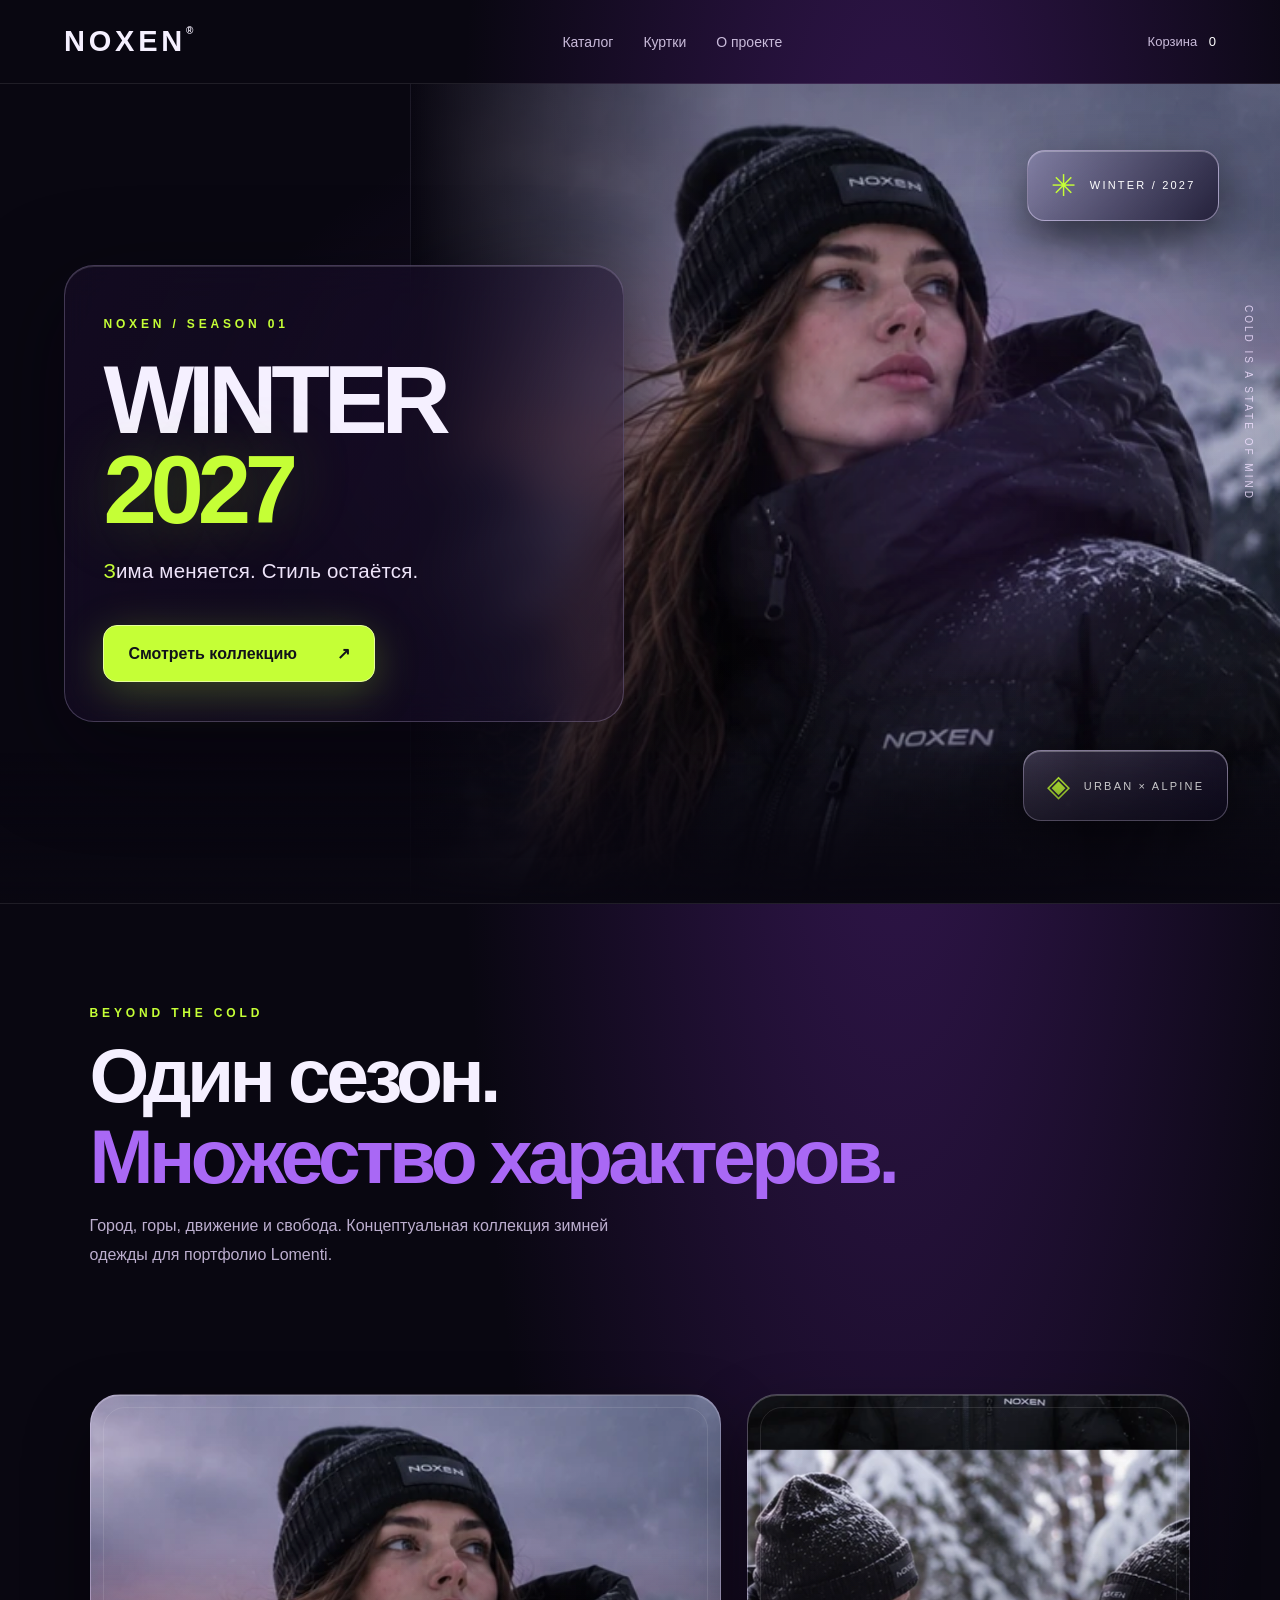
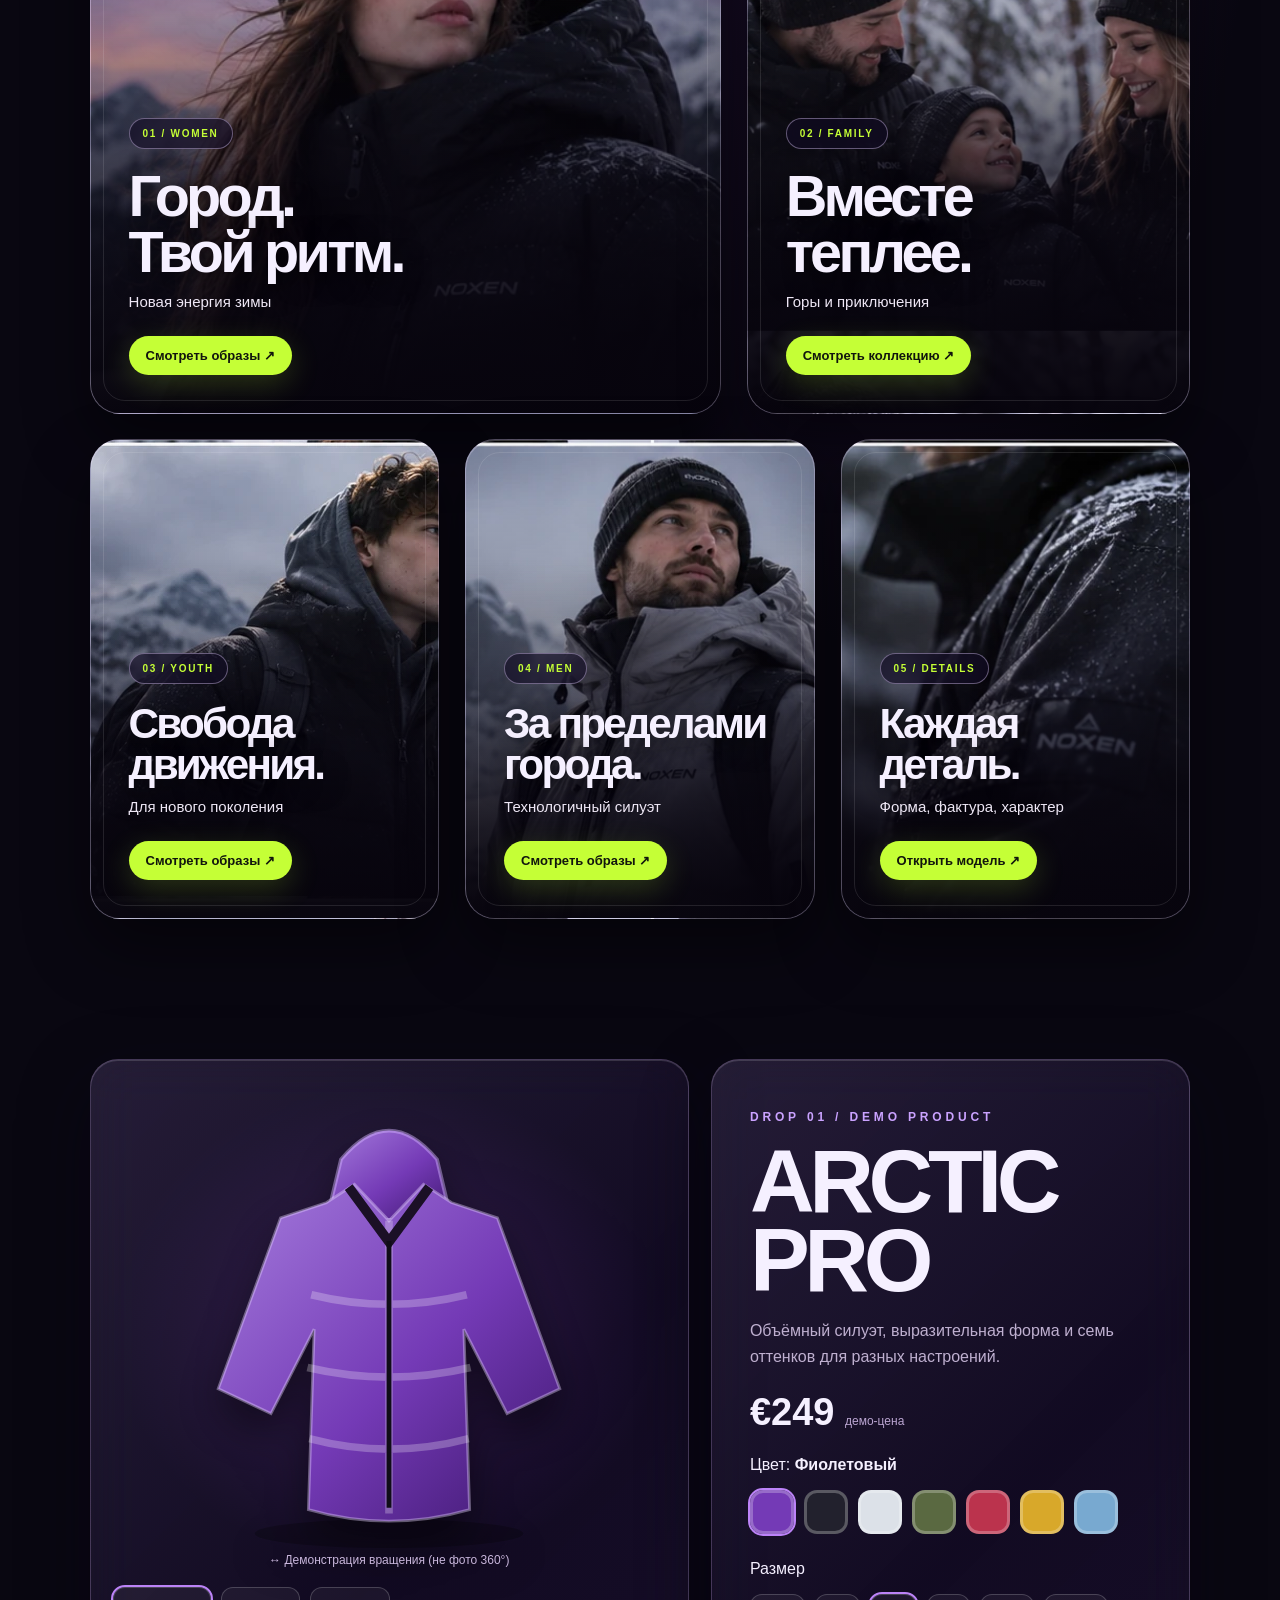
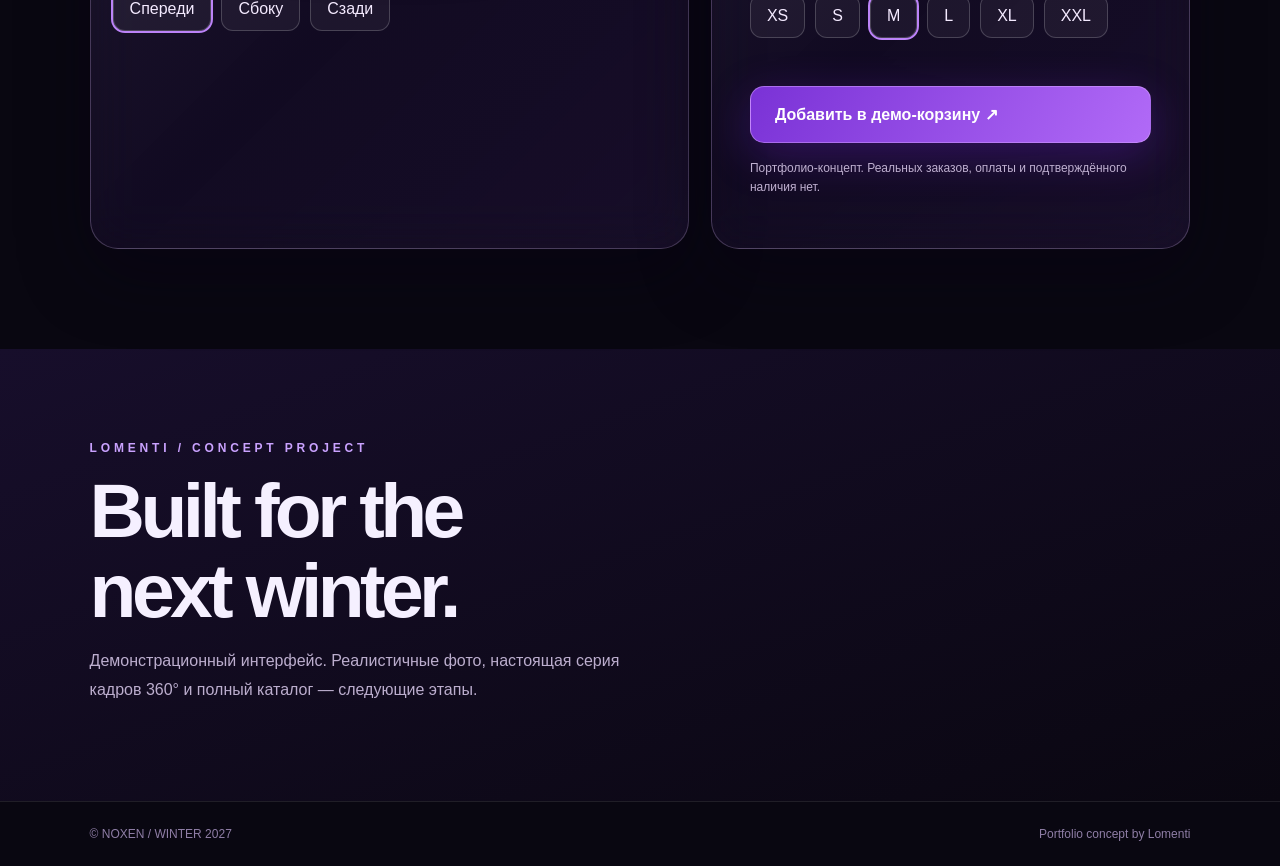
<file: index.html>
<!doctype html><html lang="ru"><head><meta charset="utf-8"><meta name="viewport" content="width=device-width,initial-scale=1"><meta name="theme-color" content="#0b0716"><title>NOXEN — Winter 2027</title><link rel="stylesheet" href="./styles.css?v=6"></head><body><header><a class="brand" href="#">NOXEN<span>®</span></a><nav aria-label="Категории"><a href="./catalog.html">Каталог</a><a href="#product">Куртки</a><a href="#about">О проекте</a></nav><span class="cart-indicator">Корзина <output id="cartCount">0</output></span></header><main><section class="hero"><div class="hero-copy"><p class="overline">NOXEN / SEASON 01</p><h1>WINTER<br><em>2027</em></h1><p>Зима меняется. Стиль остаётся.</p><a class="primary" href="./catalog.html">Смотреть коллекцию <span aria-hidden="true">↗</span></a></div><div class="hero-art" aria-hidden="true"><div class="halo"></div><div class="floating-tile tile-one">✳ <span>WINTER / 2027</span></div><div class="floating-tile tile-two">◈ <span>URBAN × ALPINE</span></div><span class="vertical">COLD IS A STATE OF MIND</span></div></section><section class="intro" id="collection"><p class="overline">BEYOND THE COLD</p><h2>Один сезон.<br><span>Множество характеров.</span></h2><p>Город, горы, движение и свобода. Концептуальная коллекция зимней одежды для портфолио Lomenti.</p></section><section class="editorial" aria-label="Направления коллекции"><article class="editorial-card"><span class="editorial-number">01 / WOMEN</span><h3>Город.<br>Твой ритм.</h3><p>Новая энергия зимы</p><a href="./catalog.html">Смотреть образы ↗</a></article><article class="editorial-card"><span class="editorial-number">02 / FAMILY</span><h3>Вместе<br>теплее.</h3><p>Горы и приключения</p><a href="./catalog.html">Смотреть коллекцию ↗</a></article><article class="editorial-card"><span class="editorial-number">03 / YOUTH</span><h3>Свобода<br>движения.</h3><p>Для нового поколения</p><a href="./catalog.html">Смотреть образы ↗</a></article><article class="editorial-card"><span class="editorial-number">04 / MEN</span><h3>За пределами<br>города.</h3><p>Технологичный силуэт</p><a href="./catalog.html">Смотреть образы ↗</a></article><article class="editorial-card"><span class="editorial-number">05 / DETAILS</span><h3>Каждая<br>деталь.</h3><p>Форма, фактура, характер</p><a href="#product">Открыть модель ↗</a></article></section><section class="product" id="product"><div class="visual glass"><div class="image-frame"><svg id="jacket" viewBox="0 0 430 480" role="img" aria-label="Схематичная иллюстрация куртки NOXEN"><defs><linearGradient id="cloth" x1="0" x2="1" y1="0" y2="1"><stop offset="0" stop-color="#a57cdd"/><stop offset=".55" stop-color="#743ab6"/><stop offset="1" stop-color="#3e176e"/></linearGradient></defs><ellipse cx="215" cy="455" rx="140" ry="15" fill="#000" opacity=".25"/><path d="M165 65 Q215 5 265 65 L280 128 L150 128Z" fill="url(#cloth)" stroke="#d6b6ff" stroke-opacity=".45" stroke-width="4"/><path d="M150 110 L102 126 L37 304 L92 330 L137 242 L131 430 Q215 454 299 430 L293 242 L338 330 L393 304 L328 126 L280 110 L251 91 L215 129 L179 91Z" fill="url(#cloth)" stroke="#e6d4ff" stroke-opacity=".4" stroke-width="3"/><path d="M215 129 L215 434 M134 206 Q215 226 296 206 M130 282 Q215 302 300 282 M132 356 Q215 378 298 356" stroke="#fff" stroke-opacity=".25" stroke-width="8" fill="none"/><path d="M173 94 L215 151 L257 94" fill="none" stroke="#1b1026" stroke-width="10"/><path d="M215 150 L215 428" stroke="#100d18" stroke-width="5"/></svg><div class="viewer-label">↔ Демонстрация вращения (не фото 360°)</div></div><div class="angles" role="group" aria-label="Ракурсы"><button class="angle active" data-angle="0">Спереди</button><button class="angle" data-angle="-60">Сбоку</button><button class="angle" data-angle="180">Сзади</button></div></div><div class="details glass"><p class="overline">DROP 01 / DEMO PRODUCT</p><h2>ARCTIC<br>PRO</h2><p class="description">Объёмный силуэт, выразительная форма и семь оттенков для разных настроений.</p><div class="price">€249 <small>демо-цена</small></div><p>Цвет: <strong id="colorLabel">Фиолетовый</strong></p><div id="swatches" class="swatches" role="group" aria-label="Выбор цвета"></div><p>Размер</p><div id="sizes" class="sizes" role="group" aria-label="Выбор размера"></div><button class="primary buy" id="add">Добавить в демо-корзину ↗</button><p id="status" role="status" aria-live="polite"></p><p class="disclaimer">Портфолио-концепт. Реальных заказов, оплаты и подтверждённого наличия нет.</p></div></section><section id="about" class="footer-copy"><p class="overline">LOMENTI / CONCEPT PROJECT</p><h2>Built for the<br>next winter.</h2><p>Демонстрационный интерфейс. Реалистичные фото, настоящая серия кадров 360° и полный каталог — следующие этапы.</p></section></main><footer>© NOXEN / WINTER 2027 <span>Portfolio concept by Lomenti</span></footer><script src="./script.js"></script></body></html>
</file>
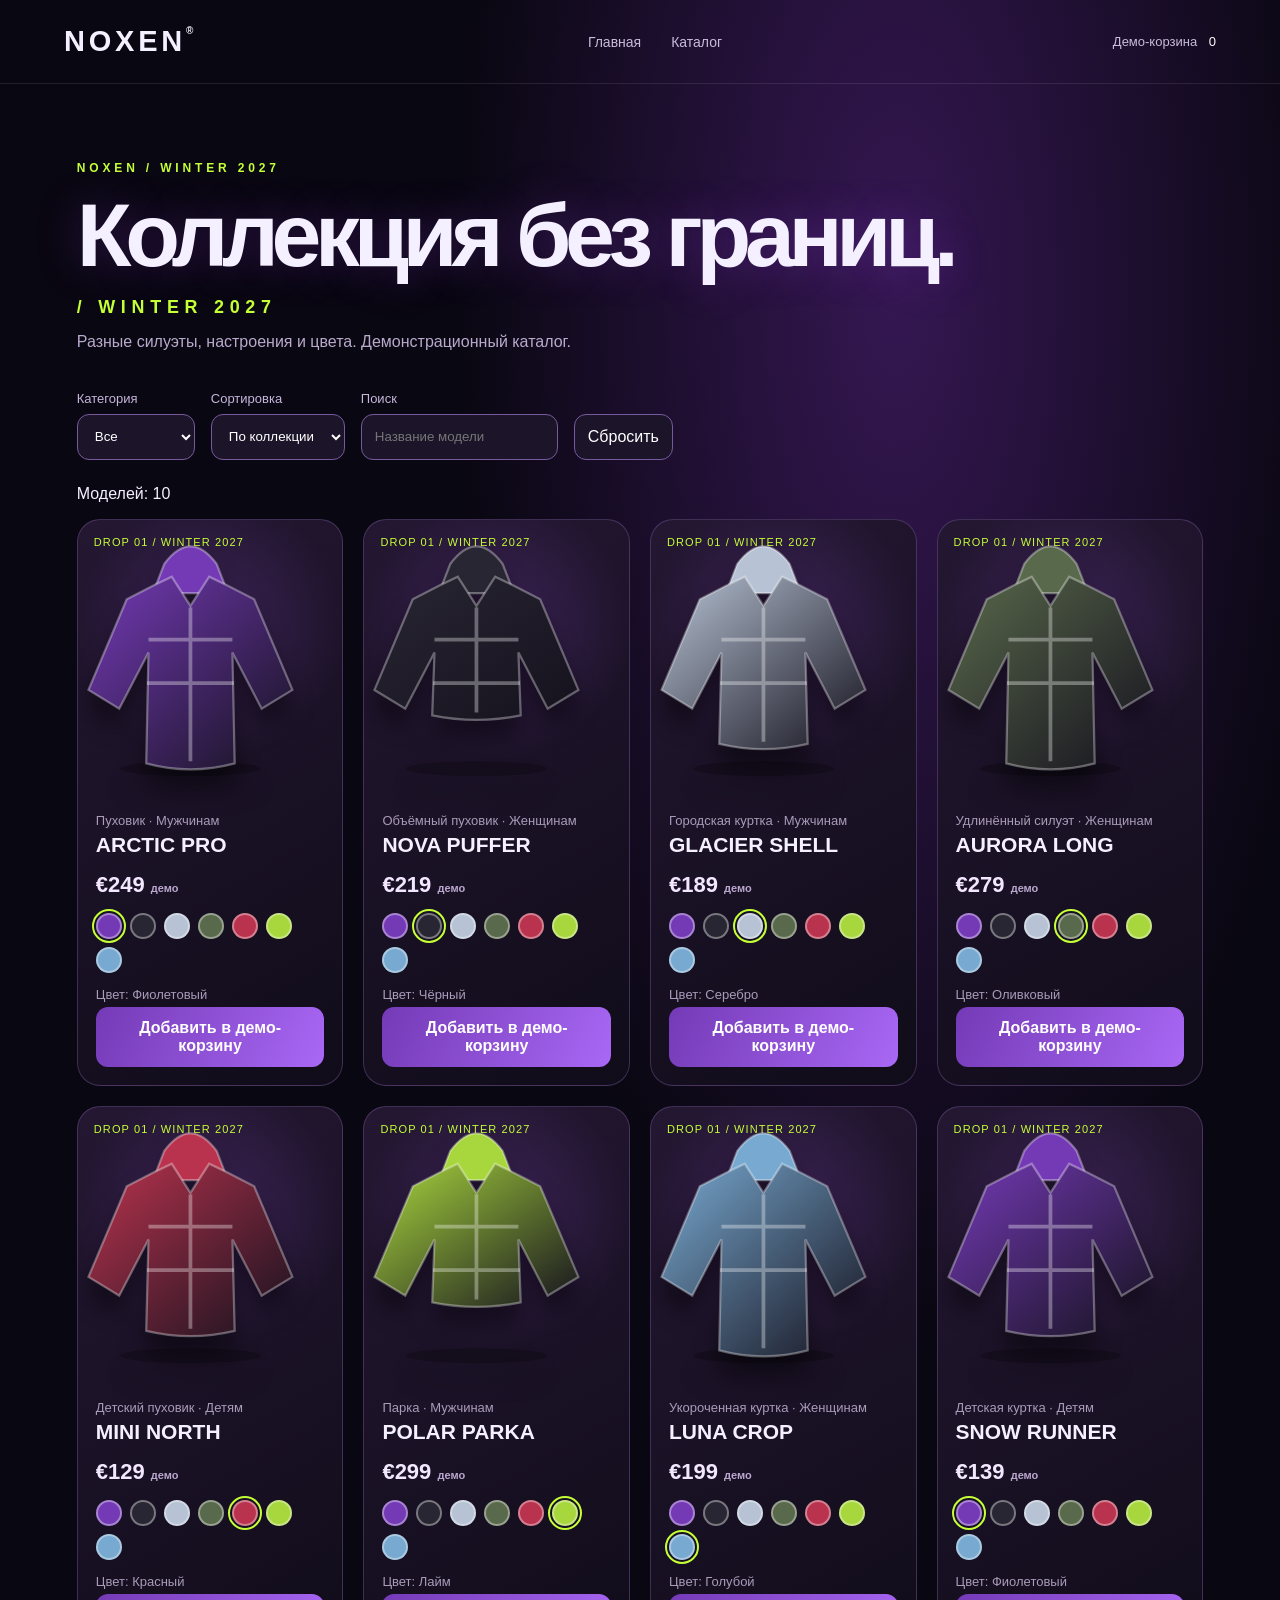
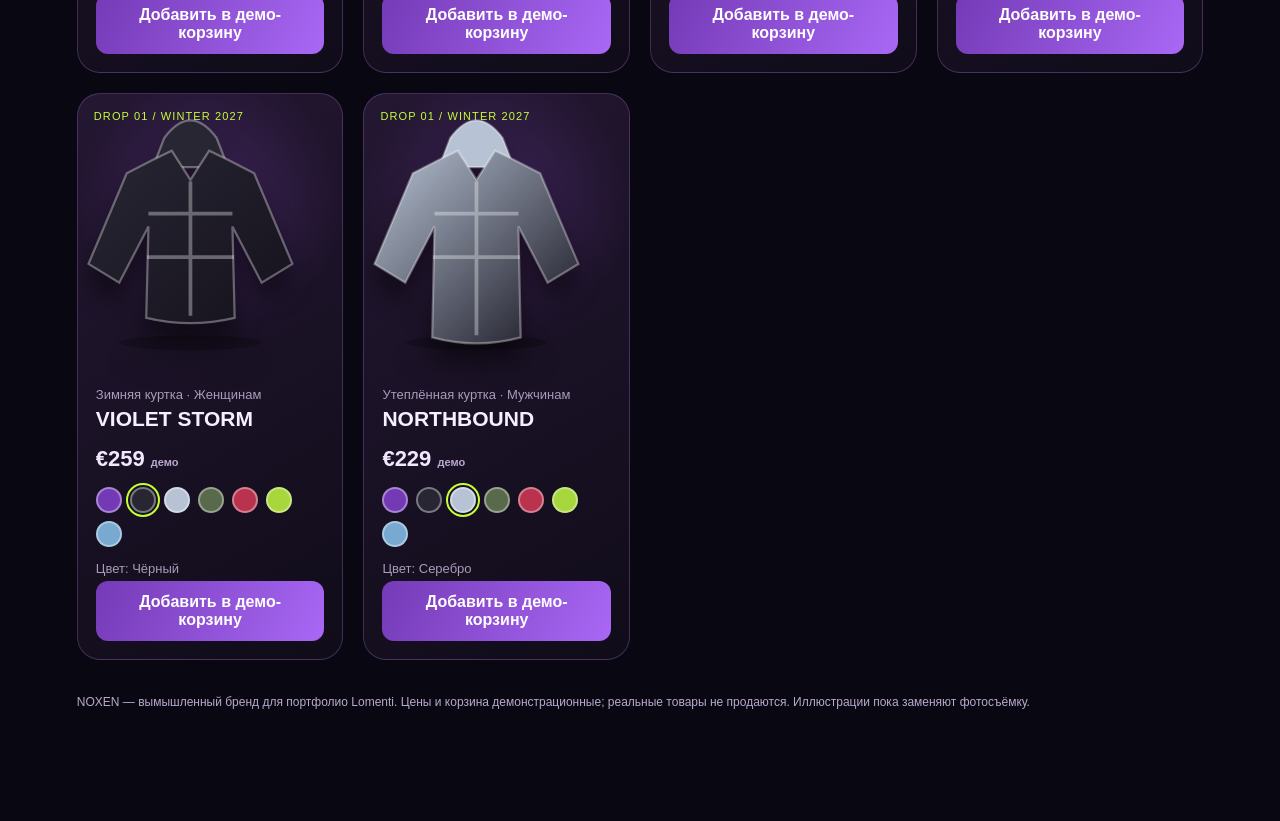
<file: catalog.html>
<!doctype html><html lang="ru"><head><meta charset="utf-8"><meta name="viewport" content="width=device-width,initial-scale=1"><title>NOXEN — Каталог Winter 2027</title><link rel="stylesheet" href="./styles.css"><link rel="stylesheet" href="./catalog.css"></head><body><header><a class="brand" href="./index.html">NOXEN<span>®</span></a><nav><a href="./index.html">Главная</a><a href="./catalog.html" aria-current="page">Каталог</a></nav><span class="cart-indicator">Демо-корзина <output id="cartCount">0</output></span></header><main class="catalog-page"><p class="overline">NOXEN / WINTER 2027</p><h1>Коллекция без границ.</h1><p class="catalog-sub">Разные силуэты, настроения и цвета. Демонстрационный каталог.</p><div class="catalog-tools"><label>Категория <select id="category"><option value="all">Все</option><option value="women">Женщинам</option><option value="men">Мужчинам</option><option value="kids">Детям</option></select></label><label>Сортировка <select id="sort"><option value="default">По коллекции</option><option value="asc">Цена: ниже</option><option value="desc">Цена: выше</option></select></label><label>Поиск <input id="search" placeholder="Название модели"></label><button id="reset" type="button">Сбросить</button></div><p id="results" role="status" aria-live="polite"></p><div id="catalogGrid" class="catalog-grid"></div><p class="catalog-note">NOXEN — вымышленный бренд для портфолио Lomenti. Цены и корзина демонстрационные; реальные товары не продаются. Иллюстрации пока заменяют фотосъёмку.</p></main><script src="./catalog.js"></script></body></html>
</file>
<file: styles.css>
:root{color-scheme:dark;font-family:Inter,Arial,sans-serif;background:#090711;color:#f5f0ff}*{box-sizing:border-box}html{scroll-behavior:smooth}body{margin:0;background:radial-gradient(ellipse at 70% 12%,#351752 0%,transparent 35%),#090711}a{color:inherit;text-decoration:none}button{font:inherit;cursor:pointer}header{display:flex;align-items:center;justify-content:space-between;gap:20px;padding:25px 5%;border-bottom:1px solid #ffffff18}.brand{font-size:29px;font-weight:900;letter-spacing:.13em}.brand span{font-size:10px;vertical-align:top}nav{display:flex;gap:30px;color:#c9bbda;font-size:14px}.cart-indicator{font-size:13px;color:#c9bbda}.cart-indicator output{color:#fff;margin-left:8px}.hero{min-height:590px;display:grid;grid-template-columns:1fr 1fr;overflow:hidden;position:relative;padding:65px 7%;border-bottom:1px solid #ffffff17}.hero-copy{z-index:1;align-self:center}.overline{color:#caa2ff;font-size:12px;letter-spacing:.32em;font-weight:700}.hero h1{font-size:clamp(70px,10vw,160px);line-height:.85;letter-spacing:-.085em;margin:28px 0;font-weight:900}.hero h1 em{font-style:normal;color:#c08aff;text-shadow:0 0 60px #a544ff80}.hero-copy>p:not(.overline){color:#cbbdd9;font-size:18px}.primary{display:inline-flex;justify-content:space-between;gap:40px;align-items:center;background:linear-gradient(120deg,#7a32d6,#b16af7);border:1px solid #d8a8ff7a;border-radius:14px;padding:18px 24px;color:white;font-weight:700;box-shadow:0 12px 45px #7624e34d;margin-top:22px}.primary:hover{filter:brightness(1.12)}.hero-art{position:relative;display:grid;place-items:center}.halo{position:absolute;width:430px;height:430px;border-radius:50%;background:radial-gradient(circle,#c05cff60,#5b26c326 55%,transparent 70%);filter:blur(20px)}.ice{font-size:clamp(230px,35vw,520px);font-weight:900;line-height:1;color:#ffffff12;text-shadow:0 0 90px #c181ff9c;transform:rotate(-10deg);-webkit-text-stroke:2px #b587ff70}.vertical{position:absolute;right:0;writing-mode:vertical-rl;letter-spacing:.3em;font-size:10px;color:#ad96c8}.intro{padding:90px 7%;max-width:1100px}.intro h2,.footer-copy h2{font-size:clamp(42px,6vw,82px);letter-spacing:-.06em;line-height:1.05;margin:15px 0}.intro h2 span{color:#aa78e3}.intro>p:last-child,.footer-copy>p:last-child{color:#bcaece;max-width:550px;line-height:1.8}.product{display:grid;grid-template-columns:1.25fr 1fr;gap:22px;padding:20px 7% 100px}.glass{border:1px solid #a77ac53d;background:linear-gradient(140deg,#ffffff0d,#8d4fce0a);border-radius:28px;box-shadow:0 18px 60px #0005;overflow:hidden}.visual{padding:22px}.image-frame{height:490px;position:relative;display:grid;place-items:center;background:radial-gradient(ellipse at 50% 50%,#5c2a895a,transparent 70%);touch-action:pan-y}.image-frame svg{width:min(100%,420px);height:94%;filter:drop-shadow(0 20px 20px #0007);transition:transform .3s}.viewer-label{position:absolute;bottom:5px;font-size:12px;color:#c8b6db;text-align:center}.angles{display:flex;gap:10px;flex-wrap:wrap;margin-top:15px}.angles button,.sizes button{background:#ffffff0d;border:1px solid #ffffff30;border-radius:12px;padding:12px 16px;color:#f4eaff}.angles .active,.sizes .active,.swatches .active{outline:2px solid #bc83f8}.details{padding:38px}.details h2{font-size:clamp(55px,7vw,95px);line-height:.88;letter-spacing:-.06em;margin:18px 0}.description,.disclaimer{color:#bfb0d0;line-height:1.6}.price{font-size:38px;font-weight:800;margin:22px 0}.price small{font-size:12px;color:#bba6d2;font-weight:400}.swatches,.sizes{display:flex;gap:10px;flex-wrap:wrap;margin:15px 0 26px}.swatches button{width:44px;height:44px;border:3px solid #ffffff40;border-radius:13px}.buy{width:100%}.disclaimer{font-size:12px}.footer-copy{padding:80px 7%;background:linear-gradient(160deg,#170e2b,#0a0711)}footer{padding:25px 7%;display:flex;justify-content:space-between;color:#8f7ea6;font-size:12px;border-top:1px solid #ffffff18}@media(max-width:800px){header{padding:20px 5%}nav{display:none}.hero{grid-template-columns:1fr;min-height:500px;padding:60px 6%}.hero-art{position:absolute;inset:0;opacity:.35;pointer-events:none}.hero-copy{z-index:2}.product{grid-template-columns:1fr;padding:20px 5% 65px}.image-frame{height:370px}.details{padding:25px}.intro{padding:60px 6%}footer{gap:10px;flex-wrap:wrap}}@media(prefers-reduced-motion:reduce){html{scroll-behavior:auto}*,*:before,*:after{transition:none!important;animation:none!important}}
/* NOXEN contrast direction: violet × electric lime. Keep lime as a selective accent. */
:root{--noxen-violet:#a968f5;--noxen-lime:#c5ff36;--noxen-night:#090711}
.hero .overline,.intro .overline{color:var(--noxen-lime)}
.hero h1 em{color:var(--noxen-violet);text-shadow:0 0 60px #a544ff80}
.hero-copy>p:not(.overline)::first-letter{color:var(--noxen-lime)}
.primary:focus-visible,button:focus-visible,a:focus-visible{outline:2px solid var(--noxen-lime);outline-offset:4px}
.intro h2 span{color:var(--noxen-violet)}

/* Frosted-glass surfaces inspired by NOXEN visual references */
.glass{background:linear-gradient(135deg,rgba(185,151,238,.16),rgba(35,20,59,.35) 58%,rgba(130,71,189,.12));border:1px solid rgba(224,198,255,.24);box-shadow:inset 0 1px 0 rgba(255,255,255,.14),0 24px 70px rgba(8,3,22,.38);-webkit-backdrop-filter:blur(24px) saturate(145%);backdrop-filter:blur(24px) saturate(145%)}
.hero-copy{position:relative;padding:clamp(22px,3vw,48px);border-radius:30px;background:linear-gradient(125deg,rgba(37,20,65,.52),rgba(65,30,101,.16));border:1px solid rgba(215,181,255,.22);box-shadow:inset 0 1px rgba(255,255,255,.12),0 24px 75px #08031555;-webkit-backdrop-filter:blur(20px);backdrop-filter:blur(20px)}
.hero{isolation:isolate;background:radial-gradient(ellipse at 70% 38%,rgba(110,47,179,.35),transparent 60%)}
@media(max-width:700px){.hero-copy{padding:24px;border-radius:22px}.glass{-webkit-backdrop-filter:blur(16px);backdrop-filter:blur(16px)}}
@media(prefers-reduced-transparency:reduce){.glass,.hero-copy{background:#21152e}}

/* Winter editorial grid and animated glass UI */
.hero-art{min-height:420px}.floating-tile{position:absolute;z-index:2;display:flex;gap:14px;align-items:center;padding:17px 23px;border-radius:18px;background:linear-gradient(135deg,#a88ad02b,#130b22a8);border:1px solid #e0c7ff55;box-shadow:inset 0 1px #ffffff33,0 18px 55px #0008;backdrop-filter:blur(18px);-webkit-backdrop-filter:blur(18px);font-size:30px;color:#c5ff36;animation:floatGlass 6s ease-in-out infinite}.floating-tile span{font-size:11px;letter-spacing:.2em;color:#fff}.tile-one{top:20%;left:4%}.tile-two{bottom:17%;right:8%;animation-delay:-3s}.editorial{padding:25px 7% 95px;display:grid;grid-template-columns:repeat(6,minmax(0,1fr));gap:18px}.editorial-card{grid-column:span 2;min-height:340px;position:relative;isolation:isolate;overflow:hidden;display:flex;flex-direction:column;justify-content:flex-end;padding:28px;border-radius:26px;border:1px solid #d9b7ff45;background:radial-gradient(circle at 80% 15%,#8d4bd45c,transparent 55%),linear-gradient(140deg,#2b1748,#100c1c);box-shadow:inset 0 1px #ffffff26,0 18px 50px #0007;transition:transform .45s ease,box-shadow .45s ease}.editorial-card:nth-child(2){background:radial-gradient(circle at 25% 20%,#c5ff3630,transparent 50%),linear-gradient(145deg,#332050,#0b101b)}.editorial-card:nth-child(3){background:radial-gradient(circle at 80% 15%,#ad67ff80,transparent 55%),linear-gradient(140deg,#351951,#100c1c)}.editorial-card:nth-child(4){background:radial-gradient(circle at 25% 15%,#8e5fe75c,transparent 55%),linear-gradient(145deg,#151321,#23163a)}.editorial-card:nth-child(4),.editorial-card:nth-child(5){grid-column:span 3}.editorial-card:before{content:"";position:absolute;inset:0;background:linear-gradient(180deg,transparent 15%,#07040dca 100%);z-index:-1}.editorial-card:hover{transform:translateY(-8px);box-shadow:0 24px 75px #743ab655}.editorial-number{color:#c5ff36;font-size:11px;letter-spacing:.22em;font-weight:800}.editorial-card h3{font-size:clamp(30px,3.5vw,52px);line-height:1.03;letter-spacing:-.05em;margin:14px 0 4px}.editorial-card p{color:#d6c9e4}.editorial-card a{color:#c5ff36;font-weight:700;font-size:13px;margin-top:12px}.floating-tile:hover{border-color:#c5ff36;box-shadow:0 0 30px #c5ff3644}@keyframes floatGlass{0%,100%{transform:translateY(0)}50%{transform:translateY(-15px)}}@media(max-width:850px){.editorial{grid-template-columns:repeat(2,minmax(0,1fr));padding:25px 5% 65px}.editorial-card,.editorial-card:nth-child(4),.editorial-card:nth-child(5){grid-column:span 1}.hero-art{min-height:0}.floating-tile{opacity:.65}}@media(max-width:560px){.editorial{grid-template-columns:1fr}.editorial-card,.editorial-card:nth-child(4),.editorial-card:nth-child(5){grid-column:span 1;min-height:280px}.floating-tile{display:none}}@media(prefers-reduced-motion:reduce){.floating-tile{animation:none}.editorial-card{transition:none}}

/* Editorial photography — assets staged for upload */
.editorial-card{background-size:cover;background-position:center}
.editorial-card:nth-child(1){background-image:linear-gradient(180deg,transparent 25%,#090711e8),url('./assets/noxen-women.webp')}
.editorial-card:nth-child(2){background-image:linear-gradient(180deg,transparent 25%,#090711e8),url('./assets/noxen-family.webp')}
.editorial-card:nth-child(3){background-image:linear-gradient(180deg,transparent 25%,#090711e8),url('./assets/noxen-youth.webp')}
.editorial-card:nth-child(4){background-image:linear-gradient(180deg,transparent 25%,#090711e8),url('./assets/noxen-men.webp')}
.editorial-card:nth-child(5){background-image:linear-gradient(180deg,transparent 25%,#090711e8),url('./assets/noxen-details.webp')}
.editorial-card{background-blend-mode:normal;transition:transform .45s,background-size .6s,box-shadow .45s}


/* NOXEN hero art direction v2 — photographic editorial composition */
.hero{min-height:min(820px,92svh);padding:clamp(36px,6vw,96px) 7%;align-items:center;grid-template-columns:minmax(0,1fr) minmax(0,1.05fr);background:radial-gradient(ellipse at 78% 40%,#5b278c60,transparent 55%),#090711}
.hero:after{content:"";position:absolute;inset:auto 0 0;height:150px;background:linear-gradient(transparent,#090711);pointer-events:none;z-index:1}
.hero-copy{z-index:3;max-width:660px;background:linear-gradient(115deg,rgba(21,12,36,.78),rgba(31,14,53,.35));border:1px solid rgba(227,203,255,.24);box-shadow:inset 0 1px rgba(255,255,255,.14),0 28px 90px #05020b80;backdrop-filter:blur(18px);-webkit-backdrop-filter:blur(18px);animation:heroEnter .85s both}
.hero h1{font-size:clamp(74px,10vw,154px);line-height:.83;letter-spacing:-.09em;margin:30px 0}
.hero h1 em{color:#c5ff36;text-shadow:0 0 65px #a0e22a45}
.hero-copy>p:not(.overline){font-size:clamp(16px,1.6vw,21px);color:#eee4fa;letter-spacing:.01em}
.hero .primary{background:#c5ff36;color:#11131a;border:1px solid #e6ff9a;box-shadow:0 10px 44px #b6ff3640;transition:transform .3s,box-shadow .3s}
.hero .primary:hover{transform:translateY(-4px);box-shadow:0 15px 55px #b6ff3670}
.hero-art{position:absolute;inset:0 0 0 37%;min-height:unset;background:linear-gradient(90deg,#090711 0%,#09071124 37%,#09071115 78%),linear-gradient(0deg,#090711a8,transparent 30%),url('./assets/noxen-women.webp') center 35%/cover no-repeat;animation:heroPhoto 1.2s ease both}
.hero-art:after{content:"";position:absolute;inset:0;background:radial-gradient(ellipse at 65% 40%,transparent 25%,#09071160 100%);pointer-events:none}
.hero-art .halo{width:58%;height:75%;right:6%;background:radial-gradient(circle,#9e50eb30,transparent 70%);filter:blur(60px)}
.hero .floating-tile{z-index:3;background:linear-gradient(135deg,#d9c5ff36,#110b24b5);border-color:#e8d9ff7a;box-shadow:inset 0 1px #ffffff45,0 18px 45px #0008}
.hero .tile-one{top:15%;left:39%}.hero .tile-two{bottom:17%;right:9%}
.hero .vertical{right:3%;top:27%;z-index:3;color:#f0dfff;opacity:.85}
@keyframes heroEnter{from{opacity:0;transform:translateY(24px)}to{opacity:1;transform:translateY(0)}}
@keyframes heroPhoto{from{opacity:.45;transform:scale(1.04)}to{opacity:1;transform:scale(1)}}
@media(max-width:800px){.hero{min-height:760px;padding:48px 6% 68px;display:flex;align-items:flex-end}.hero-art{inset:0;opacity:1;background:linear-gradient(0deg,#090711 0%,#09071185 30%,#09071110 65%),url('./assets/noxen-women.webp') 56% 22%/cover no-repeat}.hero-copy{width:100%;padding:25px;max-width:560px}.hero h1{font-size:clamp(67px,15vw,116px)}.hero .floating-tile{display:none}.hero .vertical{display:none}}
@media(max-width:480px){.hero{min-height:690px}.hero-copy{padding:22px}.hero h1{font-size:clamp(62px,16vw,86px)}.hero .primary{width:100%;gap:12px;padding:17px 18px}.hero-art{background-position:center,60% 22%}}
@media(prefers-reduced-motion:reduce){.hero-copy,.hero-art{animation:none}.hero .primary{transition:none}}


/* Editorial collection redesign: asymmetric fashion story */
.editorial{grid-template-columns:repeat(12,minmax(0,1fr));grid-auto-flow:row dense;gap:clamp(14px,2vw,26px);padding:18px 7% 120px}
.editorial-card,.editorial-card:nth-child(4),.editorial-card:nth-child(5){grid-column:span 4;min-height:440px;padding:clamp(22px,3vw,38px);border-radius:30px;border:1px solid rgba(232,214,255,.3);background-size:cover;background-position:center;box-shadow:inset 0 1px #ffffff38,0 28px 65px #0007;transition:transform .55s cubic-bezier(.2,.8,.2,1),box-shadow .55s ease,filter .55s ease}
.editorial-card:nth-child(1){grid-column:span 7;min-height:620px;background-position:center 30%}
.editorial-card:nth-child(2){grid-column:span 5;min-height:620px;background-position:center 40%}
.editorial-card:nth-child(3){grid-column:span 4;min-height:480px}
.editorial-card:nth-child(4){grid-column:span 4;min-height:480px}
.editorial-card:nth-child(5){grid-column:span 4;min-height:480px}
.editorial-card:before{content:"";position:absolute;inset:0;z-index:-1;background:linear-gradient(180deg,#07040c05 12%,#08041135 45%,#07040de8 100%)}
.editorial-card:after{content:"";position:absolute;inset:12px;border:1px solid rgba(255,255,255,.11);border-radius:22px;pointer-events:none}
.editorial-card:hover{transform:translateY(-9px);box-shadow:0 34px 85px #50247766;filter:saturate(1.12)}
.editorial-number{align-self:flex-start;padding:9px 13px;border:1px solid #e2ceff65;border-radius:100px;background:#120b24a6;backdrop-filter:blur(15px);-webkit-backdrop-filter:blur(15px);color:#c5ff36;letter-spacing:.17em;font-size:10px}
.editorial-card h3{font-size:clamp(37px,4.5vw,70px);line-height:.96;letter-spacing:-.065em;text-shadow:0 4px 28px #0009;margin:20px 0 9px}
.editorial-card:nth-child(n+3) h3{font-size:clamp(34px,3.3vw,52px)}
.editorial-card p{font-size:15px;color:#eee7f5;margin:4px 0}
.editorial-card a{display:inline-flex;align-items:center;align-self:flex-start;padding:12px 17px;border-radius:100px;margin-top:22px;color:#11150d;background:#c5ff36;box-shadow:0 9px 30px #baff3630;transition:transform .25s,box-shadow .25s}
.editorial-card a:hover{transform:translateY(-3px);box-shadow:0 12px 35px #baff3660}
@media(max-width:900px){.editorial{grid-template-columns:repeat(2,minmax(0,1fr));padding:20px 5% 80px}.editorial-card,.editorial-card:nth-child(1),.editorial-card:nth-child(2),.editorial-card:nth-child(3),.editorial-card:nth-child(4),.editorial-card:nth-child(5){grid-column:span 1;min-height:430px}.editorial-card:nth-child(1){grid-column:span 2;min-height:520px}}
@media(max-width:600px){.editorial{grid-template-columns:1fr;gap:16px}.editorial-card,.editorial-card:nth-child(1),.editorial-card:nth-child(2),.editorial-card:nth-child(3),.editorial-card:nth-child(4),.editorial-card:nth-child(5){grid-column:span 1;min-height:440px;border-radius:23px;padding:26px}.editorial-card:nth-child(1){min-height:530px}.editorial-card h3,.editorial-card:nth-child(n+3) h3{font-size:clamp(38px,10vw,54px)}.editorial-card:after{inset:8px;border-radius:17px}}
@media(prefers-reduced-motion:reduce){.editorial-card,.editorial-card a{transition:none}.editorial-card:hover{transform:none}}

/* Hero layout QA: keep full headline visible and UI clear of the model's face */
html,body{max-width:100%;overflow-x:clip}
.hero{box-sizing:border-box;width:100%;max-width:100%;grid-template-columns:minmax(0,1fr);padding:clamp(32px,5vw,76px) clamp(20px,5vw,88px);overflow:hidden}
.hero-copy{position:relative;z-index:4;box-sizing:border-box;width:min(100%,560px);max-width:calc(100vw - 40px);min-width:0;padding:clamp(24px,3vw,42px);margin:0;transform:none}
.hero h1{font-size:clamp(54px,7.5vw,110px);letter-spacing:-.065em;line-height:.94;overflow-wrap:normal;white-space:normal;max-width:100%;margin:24px 0}
.hero-art{inset:0 0 0 32%;background-position:center,center,center 35%}
.hero .tile-one{top:8%;left:auto;right:7%;transform:none}
.hero .tile-two{bottom:10%;right:6%}
@media(min-width:801px) and (max-width:1150px){.hero-copy{width:min(49vw,490px)}.hero h1{font-size:clamp(54px,7vw,82px)}.hero .tile-one{right:4%;top:7%}}
@media(max-width:800px){.hero{display:flex;align-items:flex-end;min-height:760px;padding:36px 5% 56px}.hero-art{inset:0;background-position:center,58% 25%}.hero-copy{width:100%;max-width:560px;padding:25px}.hero h1{font-size:clamp(54px,12vw,88px)}.hero .floating-tile,.hero .vertical{display:none}}
@media(max-width:480px){.hero{min-height:680px;padding:24px 16px 36px}.hero-copy{max-width:100%;padding:20px}.hero h1{font-size:clamp(49px,13vw,68px);letter-spacing:-.055em}.hero-art{background-position:center,60% 22%}}
</file>
<file: catalog.css>
.catalog-page{padding:65px 6% 100px;max-width:1600px;margin:auto}.catalog-page h1{font-size:clamp(40px,7vw,92px);letter-spacing:-.07em;line-height:1;margin:16px 0}.catalog-sub,.catalog-note{color:#b9aacd}.catalog-tools{display:flex;flex-wrap:wrap;gap:16px;align-items:end;margin:40px 0 25px}.catalog-tools label{display:grid;gap:8px;color:#c6b6dc;font-size:13px}.catalog-tools select,.catalog-tools input,.catalog-tools button{background:#1c1429;color:#fff;border:1px solid #775a9d;border-radius:12px;padding:13px;min-height:46px}.catalog-tools button{cursor:pointer}.catalog-grid{display:grid;grid-template-columns:repeat(4,minmax(0,1fr));gap:20px}.catalog-card{border:1px solid #79599c70;background:linear-gradient(150deg,#241732,#100c19);border-radius:23px;overflow:hidden}.catalog-art{height:270px;display:grid;place-items:center;position:relative;background:radial-gradient(circle at 50% 40%,#713da35c,transparent 65%)}.catalog-art svg{width:85%;height:95%;filter:drop-shadow(0 18px 12px #0007);transition:transform .3s}.catalog-card:hover .catalog-art svg{transform:scale(1.06)}.catalog-badge{position:absolute;left:16px;top:16px;font-size:11px;color:#e2c7ff;letter-spacing:.1em}.catalog-body{padding:18px}.catalog-body h2{font-size:21px;margin:5px 0}.catalog-body p{color:#a99bb9;font-size:13px;margin:5px 0}.catalog-price{font-size:22px;font-weight:800;margin:15px 0}.catalog-colors{display:flex;gap:8px;flex-wrap:wrap;margin:14px 0}.catalog-colors button{width:26px;height:26px;border-radius:50%;border:2px solid #ffffff60;cursor:pointer}.catalog-colors button[aria-pressed=true]{outline:2px solid #c78dff;outline-offset:2px}.catalog-add{width:100%;background:#793cc2;border:0;color:#fff;border-radius:12px;padding:12px;cursor:pointer}.catalog-add:hover{background:#9853e4}.catalog-note{margin-top:35px;font-size:12px}@media(max-width:1050px){.catalog-grid{grid-template-columns:repeat(3,1fr)}}@media(max-width:700px){.catalog-grid{grid-template-columns:repeat(2,minmax(0,1fr));gap:10px}.catalog-art{height:190px}.catalog-body{padding:12px}.catalog-body h2{font-size:17px}.catalog-page{padding:45px 4%}.catalog-tools{gap:9px}}@media(max-width:380px){.catalog-grid{grid-template-columns:1fr}}
/* Winter 2027: restrained violet + electric-lime contrast */
.catalog-page>.overline{color:#c5ff36}
.catalog-page h1{max-width:980px;text-shadow:0 0 45px #8739cb55}
.catalog-page h1::after{content:" / WINTER 2027";display:block;margin-top:18px;font-size:clamp(12px,1.4vw,18px);letter-spacing:.32em;font-weight:700;color:#c5ff36;text-shadow:none}
.catalog-card{transition:border-color .25s,transform .25s,box-shadow .25s}
.catalog-card:hover{border-color:#b58bff;transform:translateY(-4px);box-shadow:0 16px 45px #6c28b333}
.catalog-badge{color:#c5ff36}
.catalog-price{color:#f3e6ff}
.catalog-colors button[aria-pressed=true]{outline-color:#c5ff36}
.catalog-add{background:linear-gradient(115deg,#743ab6,#a968f5);font-weight:700;transition:filter .2s,box-shadow .2s}
.catalog-add:hover{background:linear-gradient(115deg,#743ab6,#a968f5);filter:brightness(1.15);box-shadow:0 0 22px #a968f555}
.catalog-tools select:focus-visible,.catalog-tools input:focus-visible,.catalog-tools button:focus-visible,.catalog-colors button:focus-visible,.catalog-add:focus-visible{outline:2px solid #c5ff36;outline-offset:3px}
@media(prefers-reduced-motion:reduce){.catalog-card,.catalog-art svg,.catalog-add{transition:none}.catalog-card:hover{transform:none}}
</file>
